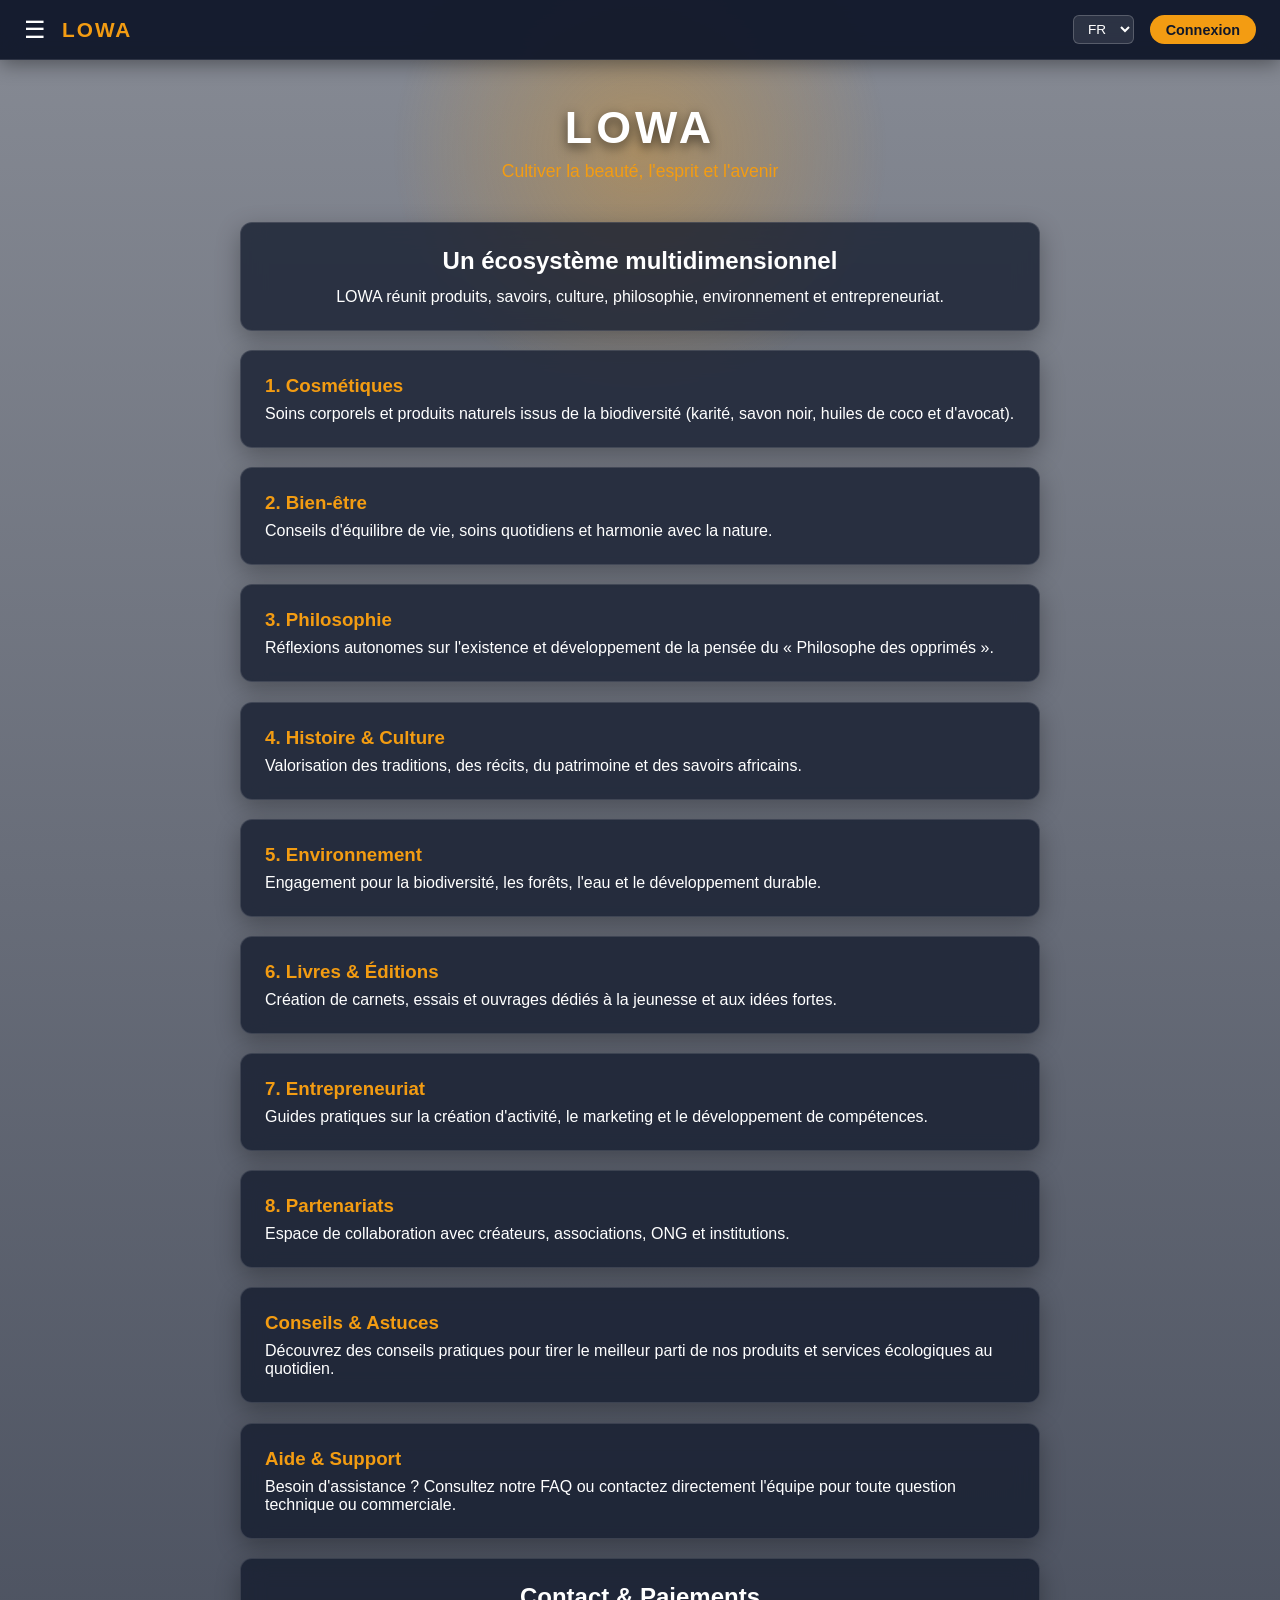
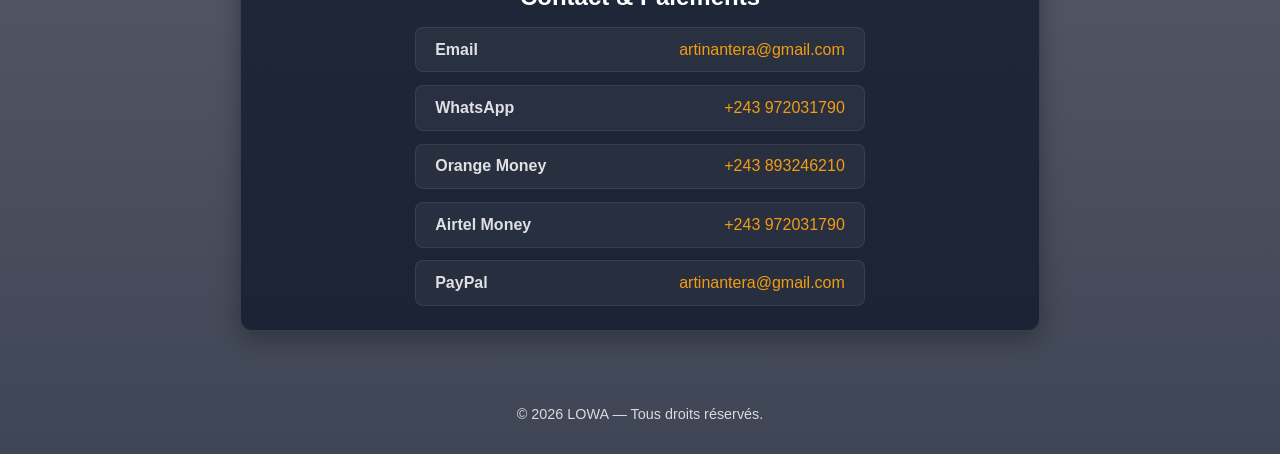
<file: dashboard.html>
<!DOCTYPE html>
<html lang="fr">
<head>
  <meta charset="UTF-8">
  <meta name="viewport" content="width=device-width, initial-scale=1.0">
  <title>LOWA — Cultiver la beauté, l'esprit et l'avenir</title>
  <style>
    :root {
      --primary: #ffffff;
      --accent: #f39c12;
      --card-bg: rgba(15, 23, 42, 0.75);
      --nav-bg: rgba(15, 23, 42, 0.95);
    }

    * {
      box-sizing: border-box;
      margin: 0;
      padding: 0;
    }

    html {
      scroll-behavior: smooth;
    }

    body {
      font-family: 'Segoe UI', Tahoma, Geneva, Verdana, sans-serif;
      color: var(--primary);
      background: linear-gradient(to bottom, rgba(15, 23, 42, 0.5), rgba(15, 23, 42, 0.8)),
                  url('https://images.unsplash.com/photo-1470240731273-7821a6eeb6bd?auto=format&fit=crop&w=1920&q=80') no-repeat center center fixed;
      background-size: cover;
      min-height: 100vh;
      display: flex;
      flex-direction: column;
      align-items: center;
      padding-top: 70px;
    }

    /* Animation du soleil */
    .sun-glow {
      position: fixed;
      top: -100px;
      left: 50%;
      transform: translateX(-50%);
      width: 500px;
      height: 500px;
      background: radial-gradient(circle, rgba(243, 156, 18, 0.35) 0%, rgba(243, 156, 18, 0) 70%);
      border-radius: 50%;
      z-index: 0;
      pointer-events: none;
      animation: pulseGlow 8s infinite alternate ease-in-out;
    }

    @keyframes pulseGlow {
      0% { opacity: 0.5; transform: translateX(-50%) scale(0.9); }
      100% { opacity: 0.9; transform: translateX(-50%) scale(1.1); }
    }

    /* Barre de navigation supérieure (Header Nav) */
    .top-bar {
      position: fixed;
      top: 0;
      left: 0;
      width: 100%;
      height: 60px;
      background: var(--nav-bg);
      backdrop-filter: blur(12px);
      z-index: 100;
      display: flex;
      justify-content: space-between;
      align-items: center;
      padding: 0 1.5rem;
      border-bottom: 1px solid rgba(255, 255, 255, 0.1);
      box-shadow: 0 4px 20px rgba(0, 0, 0, 0.4);
    }

    .nav-left {
      display: flex;
      align-items: center;
      gap: 1rem;
    }

    .menu-btn {
      background: none;
      border: none;
      color: var(--primary);
      font-size: 1.5rem;
      cursor: pointer;
    }

    .brand-logo {
      font-weight: 700;
      font-size: 1.3rem;
      letter-spacing: 2px;
      color: var(--accent);
      text-decoration: none;
    }

    .nav-right {
      display: flex;
      align-items: center;
      gap: 1rem;
    }

    .btn-login {
      background: var(--accent);
      color: #0f172a;
      padding: 0.4rem 1rem;
      border-radius: 20px;
      font-weight: 600;
      font-size: 0.9rem;
      text-decoration: none;
      transition: background 0.3s;
    }

    .btn-login:hover {
      background: #e67e22;
    }

    .lang-select {
      background: rgba(255, 255, 255, 0.1);
      color: var(--primary);
      border: 1px solid rgba(255, 255, 255, 0.2);
      padding: 0.3rem 0.6rem;
      border-radius: 6px;
      font-size: 0.85rem;
      cursor: pointer;
    }

    .lang-select option {
      background: #0f172a;
      color: var(--primary);
    }

    /* Menu déroulant */
    .dropdown-menu {
      display: none;
      position: fixed;
      top: 60px;
      left: 0;
      width: 280px;
      background: var(--nav-bg);
      backdrop-filter: blur(16px);
      border-right: 1px solid rgba(255, 255, 255, 0.1);
      border-bottom: 1px solid rgba(255, 255, 255, 0.1);
      padding: 1rem 0;
      z-index: 99;
      box-shadow: 4px 8px 20px rgba(0, 0, 0, 0.5);
    }

    .dropdown-menu.active {
      display: block;
    }

    .dropdown-menu a {
      display: block;
      padding: 0.8rem 1.5rem;
      color: var(--primary);
      text-decoration: none;
      font-size: 0.95rem;
      transition: background 0.2s, color 0.2s;
    }

    .dropdown-menu a:hover {
      background: rgba(243, 156, 18, 0.15);
      color: var(--accent);
    }

    header {
      position: relative;
      z-index: 1;
      text-align: center;
      padding: 2rem 1rem 1rem;
    }

    header h1 {
      font-size: 2.8rem;
      letter-spacing: 4px;
      margin-bottom: 0.5rem;
      text-shadow: 0 4px 12px rgba(0, 0, 0, 0.6);
    }

    header p {
      font-size: 1.1rem;
      color: var(--accent);
      font-weight: 300;
    }

    .container {
      position: relative;
      z-index: 1;
      width: 90%;
      max-width: 800px;
      margin: 1.5rem auto;
    }

    .intro-card, .card, .contact-section {
      background: var(--card-bg);
      backdrop-filter: blur(12px);
      border: 1px solid rgba(255, 255, 255, 0.12);
      border-radius: 12px;
      padding: 1.5rem;
      margin-bottom: 1.2rem;
      box-shadow: 0 8px 24px rgba(0, 0, 0, 0.3);
      scroll-margin-top: 80px;
    }

    .card h3 {
      color: var(--accent);
      margin-bottom: 0.5rem;
    }

    /* Section Contact & Paiements */
    .contact-card {
      display: flex;
      flex-direction: column;
      gap: 0.8rem;
      align-items: center;
      margin-top: 1rem;
    }

    .contact-item {
      background: rgba(255, 255, 255, 0.05);
      border-radius: 8px;
      padding: 0.8rem 1.2rem;
      width: 100%;
      max-width: 450px;
      display: flex;
      justify-content: space-between;
      border: 1px solid rgba(255, 255, 255, 0.08);
    }

    .contact-label { font-weight: 600; opacity: 0.85; }
    .contact-value { font-weight: 500; color: var(--accent); }

    footer {
      text-align: center;
      padding: 2rem;
      opacity: 0.8;
      font-size: 0.9rem;
    }
  </style>
</head>
<body>

  <div class="sun-glow"></div>

  <!-- Barre supérieure de navigation -->
  <nav class="top-bar">
    <div class="nav-left">
      <button class="menu-btn" onclick="toggleMenu()">☰</button>
      <a href="#intro" class="brand-logo">LOWA</a>
    </div>
    <div class="nav-right">
      <select class="lang-select">
        <option value="fr">FR</option>
        <option value="en">EN</option>
      </select>
      <a href="#login" class="btn-login">Connexion</a>
    </div>
  </nav>

  <!-- Menu latéral déroulant -->
  <div class="dropdown-menu" id="dropdownMenu">
    <a href="#intro" onclick="toggleMenu()">Accueil</a>
    <a href="#cosmetiques" onclick="toggleMenu()">1. Cosmétiques</a>
    <a href="#bien-etre" onclick="toggleMenu()">2. Bien-être</a>
    <a href="#philosophie" onclick="toggleMenu()">3. Philosophie</a>
    <a href="#histoire" onclick="toggleMenu()">4. Histoire & Culture</a>
    <a href="#environnement" onclick="toggleMenu()">5. Environnement</a>
    <a href="#livres" onclick="toggleMenu()">6. Livres & Éditions</a>
    <a href="#entrepreneuriat" onclick="toggleMenu()">7. Entrepreneuriat</a>
    <a href="#partenariats" onclick="toggleMenu()">8. Partenariats</a>
    <a href="#astuces" onclick="toggleMenu()">Conseils & Astuces</a>
    <a href="#aide" onclick="toggleMenu()">Aide / Support</a>
    <a href="#contact" onclick="toggleMenu()">Contact & Paiements</a>
  </div>

  <header id="intro">
    <h1>LOWA</h1>
    <p>Cultiver la beauté, l'esprit et l'avenir</p>
  </header>

  <div class="container">
    <div class="intro-card">
      <h2 style="text-align: center;">Un écosystème multidimensionnel</h2>
      <p style="margin-top: 0.8rem; text-align: center;">LOWA réunit produits, savoirs, culture, philosophie, environnement et entrepreneuriat.</p>
    </div>

    <div class="card" id="cosmetiques">
      <h3>1. Cosmétiques</h3>
      <p>Soins corporels et produits naturels issus de la biodiversité (karité, savon noir, huiles de coco et d'avocat).</p>
    </div>

    <div class="card" id="bien-etre">
      <h3>2. Bien-être</h3>
      <p>Conseils d'équilibre de vie, soins quotidiens et harmonie avec la nature.</p>
    </div>

    <div class="card" id="philosophie">
      <h3>3. Philosophie</h3>
      <p>Réflexions autonomes sur l'existence et développement de la pensée du « Philosophe des opprimés ».</p>
    </div>

    <div class="card" id="histoire">
      <h3>4. Histoire & Culture</h3>
      <p>Valorisation des traditions, des récits, du patrimoine et des savoirs africains.</p>
    </div>

    <div class="card" id="environnement">
      <h3>5. Environnement</h3>
      <p>Engagement pour la biodiversité, les forêts, l'eau et le développement durable.</p>
    </div>

    <div class="card" id="livres">
      <h3>6. Livres & Éditions</h3>
      <p>Création de carnets, essais et ouvrages dédiés à la jeunesse et aux idées fortes.</p>
    </div>

    <div class="card" id="entrepreneuriat">
      <h3>7. Entrepreneuriat</h3>
      <p>Guides pratiques sur la création d'activité, le marketing et le développement de compétences.</p>
    </div>

    <div class="card" id="partenariats">
      <h3>8. Partenariats</h3>
      <p>Espace de collaboration avec créateurs, associations, ONG et institutions.</p>
    </div>

    <!-- Section Conseils & Astuces -->
    <div class="card" id="astuces">
      <h3>Conseils & Astuces</h3>
      <p>Découvrez des conseils pratiques pour tirer le meilleur parti de nos produits et services écologiques au quotidien.</p>
    </div>

    <!-- Section Aide -->
    <div class="card" id="aide">
      <h3>Aide & Support</h3>
      <p>Besoin d'assistance ? Consultez notre FAQ ou contactez directement l'équipe pour toute question technique ou commerciale.</p>
    </div>

    <!-- Section Contact & Paiements -->
    <section class="contact-section" id="contact">
      <h2 style="text-align: center; margin-bottom: 1rem;">Contact & Paiements</h2>
      <div class="contact-card">
        <div class="contact-item">
          <span class="contact-label">Email</span>
          <span class="contact-value">artinantera@gmail.com</span>
        </div>
        <div class="contact-item">
          <span class="contact-label">WhatsApp</span>
          <span class="contact-value">+243 972031790</span>
        </div>
        <div class="contact-item">
          <span class="contact-label">Orange Money</span>
          <span class="contact-value">+243 893246210</span>
        </div>
        <div class="contact-item">
          <span class="contact-label">Airtel Money</span>
          <span class="contact-value">+243 972031790</span>
        </div>
        <div class="contact-item">
          <span class="contact-label">PayPal</span>
          <span class="contact-value">artinantera@gmail.com</span>
        </div>
      </div>
    </section>

  </div>

  <footer>
    <p>© 2026 LOWA — Tous droits réservés.</p>
  </footer>

  <script>
    function toggleMenu() {
      const menu = document.getElementById('dropdownMenu');
      menu.classList.toggle('active');
    }
  </script>

</body>
</html>
</file>
